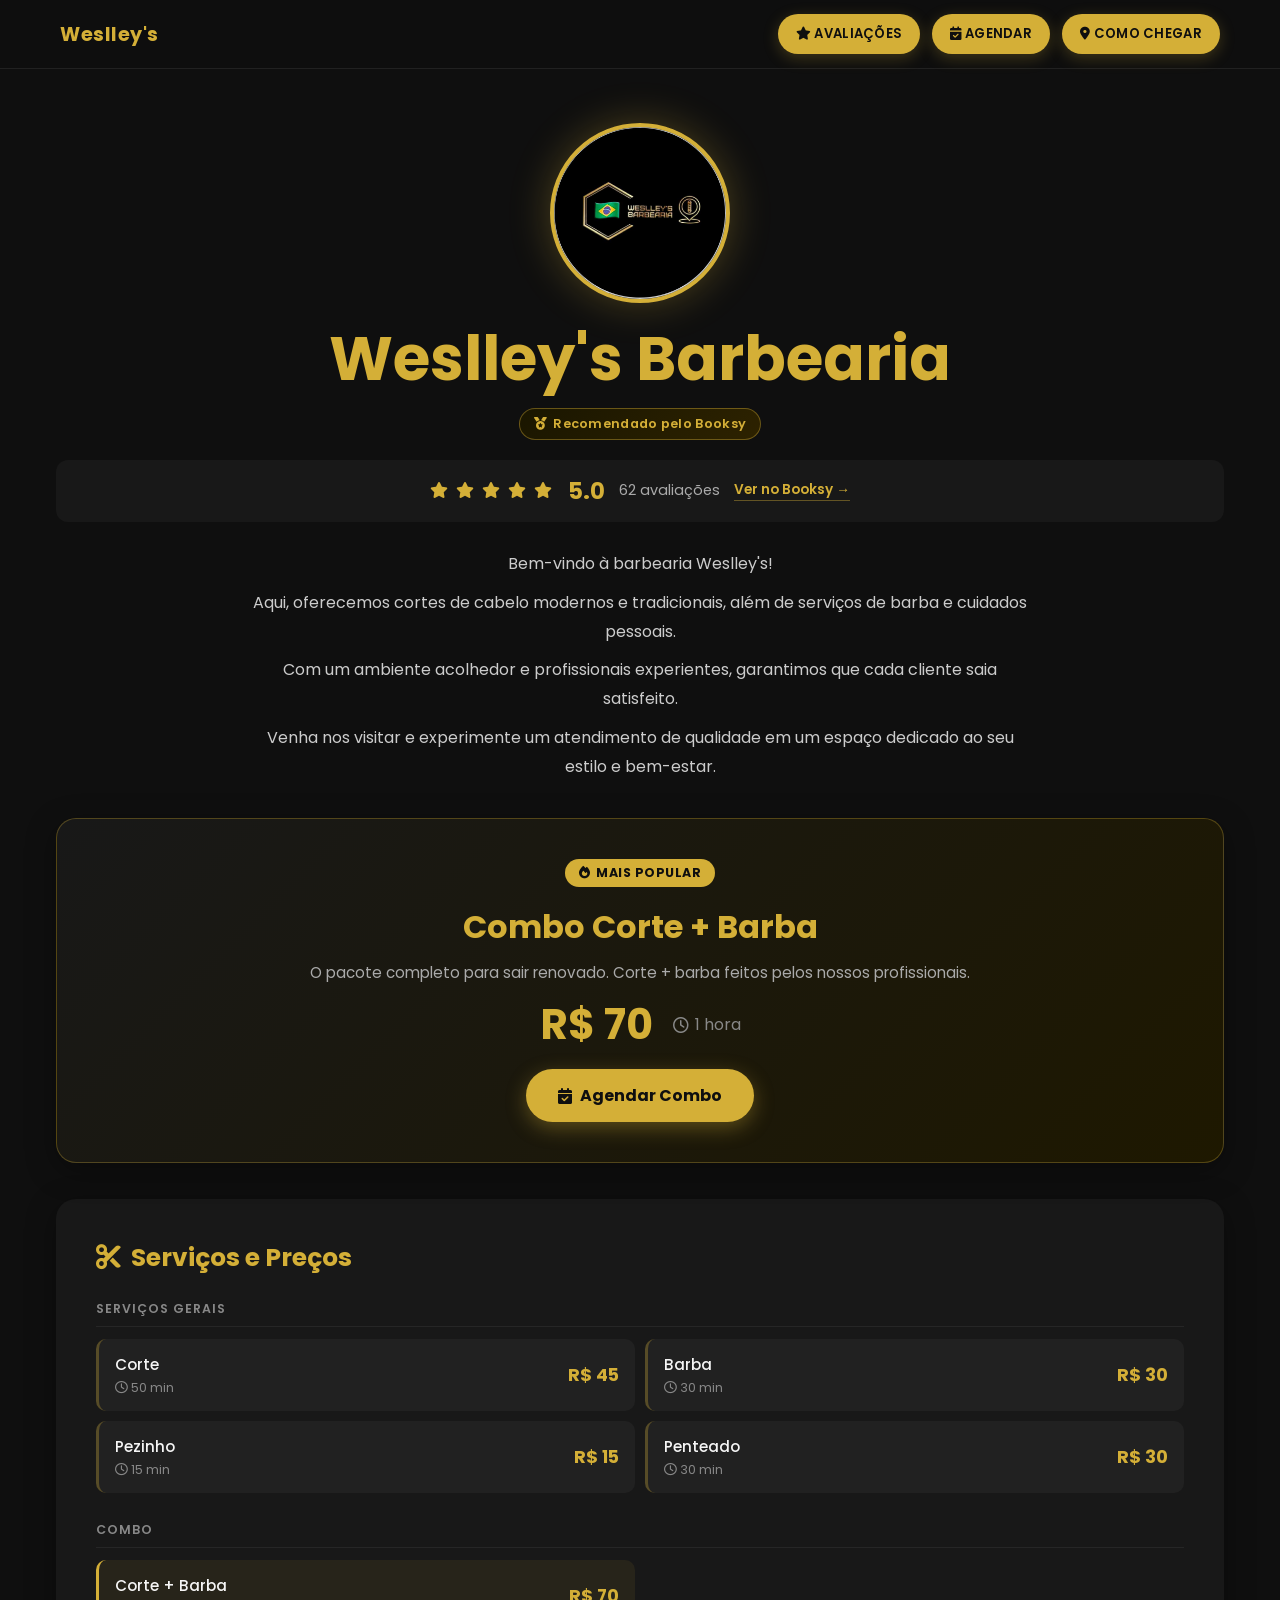
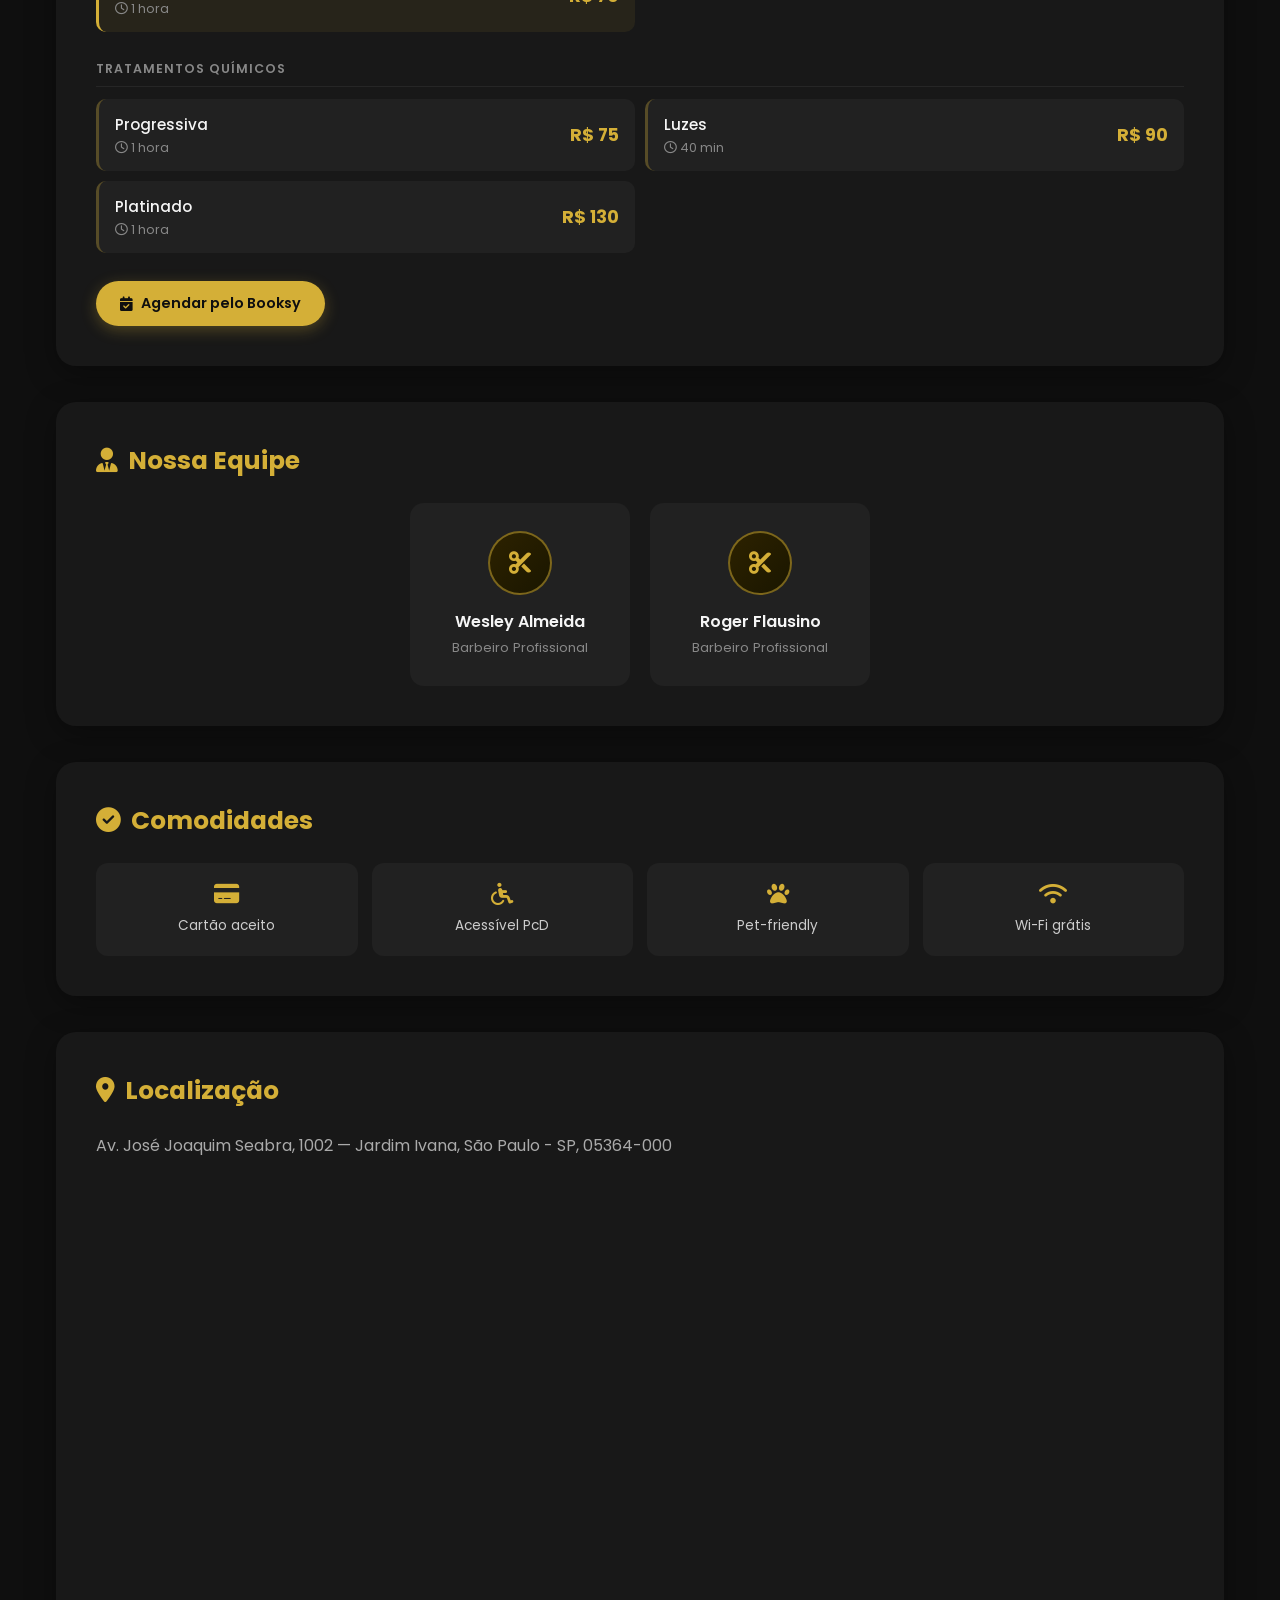
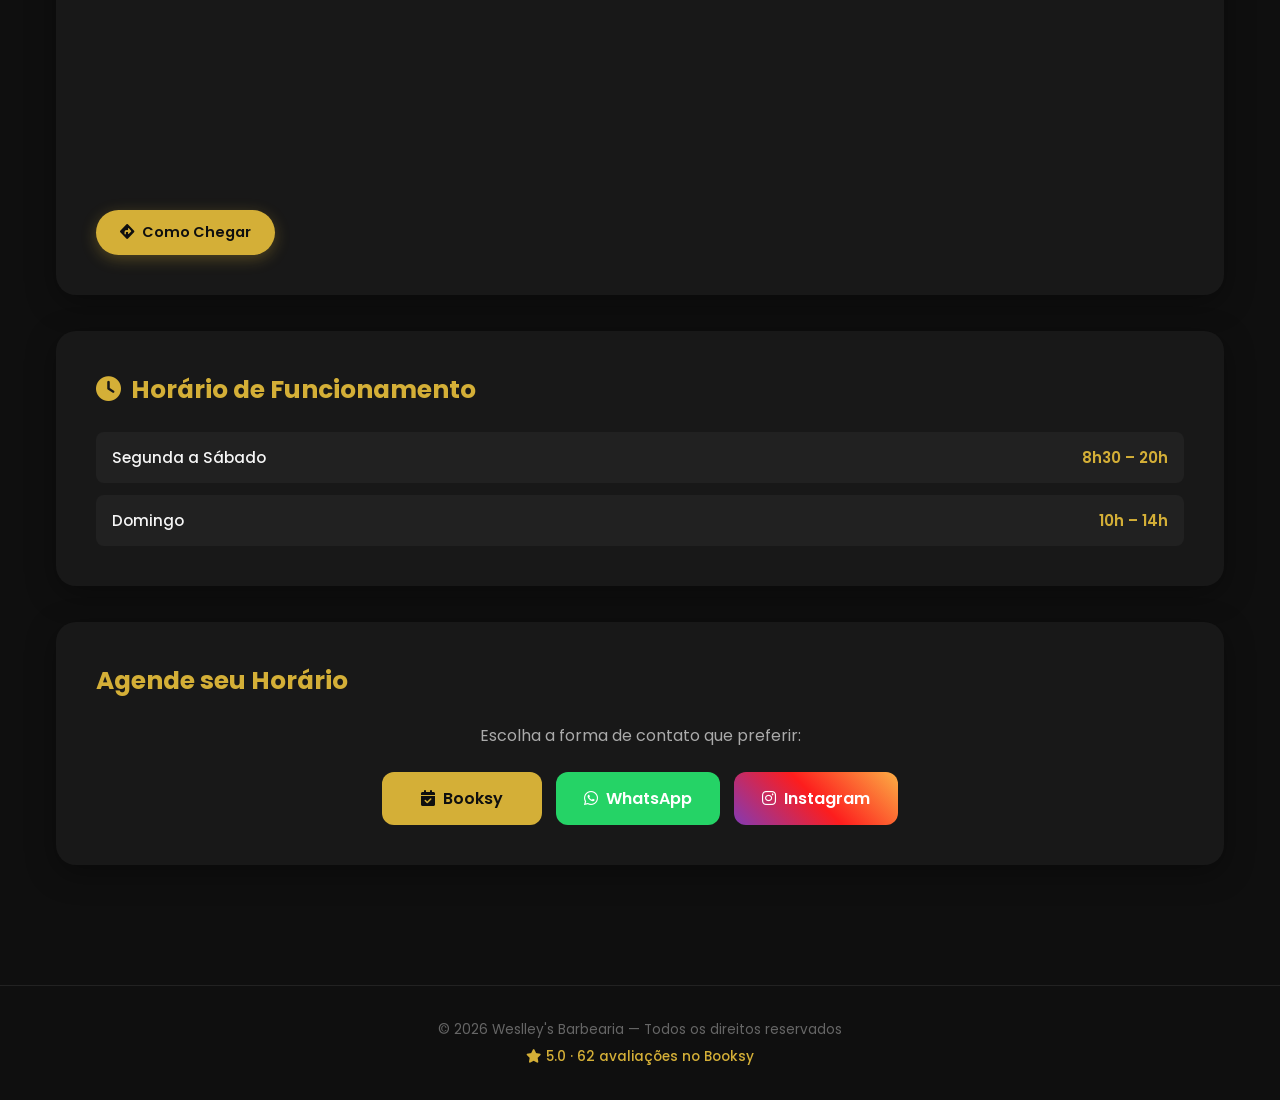
<file: index.html>
<!DOCTYPE html>
<html lang="pt-BR">
<head>
  <meta charset="UTF-8" />
  <meta name="viewport" content="width=device-width, initial-scale=1.0" />
  <meta name="description" content="Weslley's Barbearia — Nota 5.0 no Booksy. Cortes modernos e tradicionais em São Paulo. Agende pelo Booksy ou WhatsApp." />
  <title>Weslley's Barbearia</title>

  <link rel="stylesheet" href="assets/css/style.css" />
  <link rel="stylesheet" href="https://cdnjs.cloudflare.com/ajax/libs/font-awesome/6.5.2/css/all.min.css" />
  <link rel="preconnect" href="https://fonts.googleapis.com" />
  <link rel="preconnect" href="https://fonts.gstatic.com" crossorigin />
  <link href="https://fonts.googleapis.com/css2?family=Poppins:wght@300;400;500;600;700&display=swap" rel="stylesheet" />
</head>
<body>

  <!-- ===== NAV ===== -->
  <nav id="navbar">
    <div class="nav-inner">
      <span class="nav-brand">Weslley's</span>

      <button class="hamburger" id="hamburger" aria-label="Abrir menu" aria-expanded="false" aria-controls="nav-menu">
        <span></span><span></span><span></span>
      </button>

      <ul class="nav-menu" id="nav-menu">
        <li>
          <a href="https://booksy.com/pt-br/367630_weslleys-barbearia_barbearias_1047773_sao-paulo#reviews-section"
             target="_blank" rel="noopener" class="btn-menu-booksy">
            <i class="fa-solid fa-star"></i> Avaliações
          </a>
        </li>
        <li>
          <a href="https://booksy.com/pt-br/instant-experiences/widget/367630?utm_source=ig&utm_medium=social&utm_content=link_in_bio"
             target="_blank" rel="noopener" class="btn-menu-booksy">
            <i class="fa-solid fa-calendar-check"></i> Agendar
          </a>
        </li>
        <li>
          <a href="https://www.google.com/maps/place/Av.+Jos%C3%A9+Joaquim+Seabra,+1002"
             target="_blank" rel="noopener" class="btn-menu-booksy">
            <i class="fa-solid fa-location-dot"></i> Como Chegar
          </a>
        </li>
      </ul>
    </div>
  </nav>

  <!-- ===== MAIN ===== -->
  <main>

    <!-- HERO -->
    <section class="hero">
      <div class="center">
        <img src="assets/img/img.png" alt="Logo Weslley's Barbearia" />
      </div>

      <div class="nome">
        <h1>Weslley's Barbearia</h1>
        <div class="badges-hero">
          <span class="badge-booksy">
            <i class="fa-solid fa-medal"></i> Recomendado pelo Booksy
          </span>
        </div>
      </div>

      <!-- RATING BAR -->
      <div class="rating-bar">
        <div class="rating-stars">
          <i class="fa-solid fa-star"></i>
          <i class="fa-solid fa-star"></i>
          <i class="fa-solid fa-star"></i>
          <i class="fa-solid fa-star"></i>
          <i class="fa-solid fa-star"></i>
        </div>
        <span class="rating-score">5.0</span>
        <span class="rating-count">62 avaliações</span>
        <a href="https://booksy.com/pt-br/367630_weslleys-barbearia_barbearias_1047773_sao-paulo#reviews-section"
           target="_blank" rel="noopener" class="rating-link">Ver no Booksy →</a>
      </div>

      <div class="boasvindas">
        <p>Bem-vindo à barbearia Weslley's!</p>
        <p>Aqui, oferecemos cortes de cabelo modernos e tradicionais, além de serviços de barba e cuidados pessoais.</p>
        <p>Com um ambiente acolhedor e profissionais experientes, garantimos que cada cliente saia satisfeito.</p>
        <p>Venha nos visitar e experimente um atendimento de qualidade em um espaço dedicado ao seu estilo e bem-estar.</p>
      </div>
    </section>

    <!-- DESTAQUE: COMBO -->
    <section class="card combo-destaque">
      <div class="combo-label">
        <i class="fa-solid fa-fire"></i> Mais Popular
      </div>
      <h2>Combo Corte + Barba</h2>
      <p class="combo-desc">O pacote completo para sair renovado. Corte + barba feitos pelos nossos profissionais.</p>
      <div class="combo-info">
        <span class="combo-preco">R$ 70</span>
        <span class="combo-duracao"><i class="fa-regular fa-clock"></i> 1 hora</span>
      </div>
      <a href="https://booksy.com/pt-br/instant-experiences/widget/367630?utm_source=ig&utm_medium=social&utm_content=link_in_bio"
         target="_blank" rel="noopener" class="btn-agendar-combo">
        <i class="fa-solid fa-calendar-check"></i> Agendar Combo
      </a>
    </section>

    <!-- TABELA DE SERVIÇOS E PREÇOS -->
    <section class="card servicos">
      <h2><i class="fa-solid fa-scissors"></i> Serviços e Preços</h2>

      <div class="servicos-grupo">
        <h3 class="grupo-titulo">Serviços Gerais</h3>
        <div class="servicos-grid">
          <div class="servico-item">
            <div class="servico-info">
              <span class="servico-nome">Corte</span>
              <span class="servico-duracao"><i class="fa-regular fa-clock"></i> 50 min</span>
            </div>
            <span class="servico-preco">R$ 45</span>
          </div>
          <div class="servico-item">
            <div class="servico-info">
              <span class="servico-nome">Barba</span>
              <span class="servico-duracao"><i class="fa-regular fa-clock"></i> 30 min</span>
            </div>
            <span class="servico-preco">R$ 30</span>
          </div>
          <div class="servico-item">
            <div class="servico-info">
              <span class="servico-nome">Pezinho</span>
              <span class="servico-duracao"><i class="fa-regular fa-clock"></i> 15 min</span>
            </div>
            <span class="servico-preco">R$ 15</span>
          </div>
          <div class="servico-item">
            <div class="servico-info">
              <span class="servico-nome">Penteado</span>
              <span class="servico-duracao"><i class="fa-regular fa-clock"></i> 30 min</span>
            </div>
            <span class="servico-preco">R$ 30</span>
          </div>
        </div>
      </div>

      <div class="servicos-grupo">
        <h3 class="grupo-titulo">Combo</h3>
        <div class="servicos-grid">
          <div class="servico-item destaque">
            <div class="servico-info">
              <span class="servico-nome">Corte + Barba</span>
              <span class="servico-duracao"><i class="fa-regular fa-clock"></i> 1 hora</span>
            </div>
            <span class="servico-preco">R$ 70</span>
          </div>
        </div>
      </div>

      <div class="servicos-grupo">
        <h3 class="grupo-titulo">Tratamentos Químicos</h3>
        <div class="servicos-grid">
          <div class="servico-item">
            <div class="servico-info">
              <span class="servico-nome">Progressiva</span>
              <span class="servico-duracao"><i class="fa-regular fa-clock"></i> 1 hora</span>
            </div>
            <span class="servico-preco">R$ 75</span>
          </div>
          <div class="servico-item">
            <div class="servico-info">
              <span class="servico-nome">Luzes</span>
              <span class="servico-duracao"><i class="fa-regular fa-clock"></i> 40 min</span>
            </div>
            <span class="servico-preco">R$ 90</span>
          </div>
          <div class="servico-item">
            <div class="servico-info">
              <span class="servico-nome">Platinado</span>
              <span class="servico-duracao"><i class="fa-regular fa-clock"></i> 1 hora</span>
            </div>
            <span class="servico-preco">R$ 130</span>
          </div>
        </div>
      </div>

      <a href="https://booksy.com/pt-br/instant-experiences/widget/367630?utm_source=ig&utm_medium=social&utm_content=link_in_bio"
         target="_blank" rel="noopener" class="btn-ver-booksy">
        <i class="fa-solid fa-calendar-check"></i> Agendar pelo Booksy
      </a>
    </section>

    <!-- EQUIPE -->
    <section class="card equipe">
      <h2><i class="fa-solid fa-user-tie"></i> Nossa Equipe</h2>
      <div class="equipe-grid">
        <div class="membro">
          <div class="membro-avatar">
            <i class="fa-solid fa-scissors"></i>
          </div>
          <h3>Wesley Almeida</h3>
          <p>Barbeiro Profissional</p>
        </div>
        <div class="membro">
          <div class="membro-avatar">
            <i class="fa-solid fa-scissors"></i>
          </div>
          <h3>Roger Flausino</h3>
          <p>Barbeiro Profissional</p>
        </div>
      </div>
    </section>

    <!-- COMODIDADES -->
    <section class="card comodidades">
      <h2><i class="fa-solid fa-circle-check"></i> Comodidades</h2>
      <div class="comodidades-grid">
        <div class="comodidade-item">
          <i class="fa-solid fa-credit-card"></i>
          <span>Cartão aceito</span>
        </div>
        <div class="comodidade-item">
          <i class="fa-solid fa-wheelchair"></i>
          <span>Acessível PcD</span>
        </div>
        <div class="comodidade-item">
          <i class="fa-solid fa-paw"></i>
          <span>Pet-friendly</span>
        </div>
        <div class="comodidade-item">
          <i class="fa-solid fa-wifi"></i>
          <span>Wi-Fi grátis</span>
        </div>
      </div>
    </section>

    <!-- LOCALIZAÇÃO -->
    <section class="card endereco">
      <h2><i class="fa-solid fa-location-dot"></i> Localização</h2>
      <p>Av. José Joaquim Seabra, 1002 — Jardim Ivana, São Paulo - SP, 05364-000</p>

      <div class="map-wrapper">
        <iframe
          src="https://www.google.com/maps?q=Av.+Jos%C3%A9+Joaquim+Seabra,+1002,+S%C3%A3o+Paulo&output=embed"
          title="Localização Weslley's Barbearia"
          allowfullscreen
          loading="lazy">
        </iframe>
      </div>

      <a href="https://www.google.com/maps/search/?api=1&query=Av.+José+Joaquim+Seabra,+1002"
         target="_blank" rel="noopener" class="btn-mapa">
        <i class="fa-solid fa-diamond-turn-right"></i> Como Chegar
      </a>
    </section>

    <!-- HORÁRIOS -->
    <section class="card funcionamento">
      <h2><i class="fa-solid fa-clock"></i> Horário de Funcionamento</h2>
      <ul>
        <li><span>Segunda a Sábado</span><span>8h30 – 20h</span></li>
        <li><span>Domingo</span><span>10h – 14h</span></li>
      </ul>
    </section>

    <!-- AGENDAMENTO -->
    <section class="card agendamento">
      <h2>Agende seu Horário</h2>
      <p>Escolha a forma de contato que preferir:</p>

      <div class="botoes-agendamento">
        <a href="https://booksy.com/pt-br/367630_weslleys-barbearia_barbearias_1047773_sao-paulo"
           target="_blank" rel="noopener" class="btn-booksy">
          <i class="fa-solid fa-calendar-check"></i> Booksy
        </a>
        <a href="https://wa.me/5511982858333?text=Ol%C3%A1!%20Gostaria%20de%20agendar%20um%20hor%C3%A1rio%20na%20Weslley%27s%20Barbearia."
           target="_blank" rel="noopener" class="btn-whatsapp">
          <i class="fa-brands fa-whatsapp"></i> WhatsApp
        </a>
        <a href="https://www.instagram.com/weslleys_barbearia"
           target="_blank" rel="noopener" class="btn-instagram">
          <i class="fa-brands fa-instagram"></i> Instagram
        </a>
      </div>
    </section>

  </main>

  <!-- FOOTER -->
  <footer>
    <p>© 2026 Weslley's Barbearia — Todos os direitos reservados</p>
    <p class="footer-sub">
      <a href="https://booksy.com/pt-br/367630_weslleys-barbearia_barbearias_1047773_sao-paulo"
         target="_blank" rel="noopener">
        <i class="fa-solid fa-star"></i> 5.0 · 62 avaliações no Booksy
      </a>
    </p>
  </footer>

  <script src="assets/js/main.js" defer></script>

</body>
</html>
</file>
<file: assets/css/style.css>
/* ===== RESET & BASE ===== */

*, *::before, *::after {
  box-sizing: border-box;
  margin: 0;
  padding: 0;
}

body {
  background-color: #0f0f0f;
  color: #f5f5f5;
  font-family: 'Poppins', sans-serif;
  overflow-x: hidden;
}

img {
  display: block;
  max-width: 100%;
}

a { text-decoration: none; }

/* ===== NAV ===== */

nav {
  background-color: rgba(15, 15, 15, 0.95);
  backdrop-filter: blur(10px);
  -webkit-backdrop-filter: blur(10px);
  border-bottom: 1px solid rgba(255, 255, 255, 0.08);
  position: sticky;
  top: 0;
  z-index: 100;
}

.nav-inner {
  display: flex;
  align-items: center;
  justify-content: space-between;
  max-width: 1200px;
  margin: 0 auto;
  padding: 14px 20px;
}

.nav-brand {
  color: #d4af37;
  font-weight: 700;
  font-size: 1.2rem;
  letter-spacing: 0.5px;
}

.hamburger {
  display: flex;
  flex-direction: column;
  justify-content: space-between;
  width: 28px;
  height: 20px;
  background: none;
  border: none;
  cursor: pointer;
  padding: 0;
  flex-shrink: 0;
}

.hamburger span {
  display: block;
  height: 2px;
  width: 100%;
  background-color: #d4af37;
  border-radius: 2px;
  transition: transform 0.3s ease, opacity 0.3s ease;
}

.hamburger.open span:nth-child(1) { transform: translateY(9px) rotate(45deg); }
.hamburger.open span:nth-child(2) { opacity: 0; }
.hamburger.open span:nth-child(3) { transform: translateY(-9px) rotate(-45deg); }

.nav-menu {
  display: none;
  flex-direction: column;
  gap: 10px;
  list-style: none;
  position: absolute;
  top: 100%;
  left: 0;
  right: 0;
  background-color: rgba(15, 15, 15, 0.98);
  padding: 20px;
  border-bottom: 1px solid rgba(255, 255, 255, 0.08);
}

.nav-menu.open { display: flex; }

.nav-menu li { width: 100%; }

.nav-menu .btn-menu-booksy {
  display: block;
  text-align: center;
  width: 100%;
}

@media (min-width: 768px) {
  .hamburger { display: none; }

  .nav-menu {
    display: flex;
    flex-direction: row;
    position: static;
    background: none;
    padding: 0;
    border: none;
    gap: 12px;
  }

  .nav-menu li { width: auto; }
  .nav-menu .btn-menu-booksy { display: inline-block; width: auto; }
}

nav a { color: #f5f5f5; transition: color 0.3s; }
nav a:hover { color: #d4af37; }

.btn-menu-booksy {
  background-color: #d4af37;
  color: #0f0f0f !important;
  padding: 10px 18px;
  border-radius: 30px;
  font-weight: 600;
  font-size: 0.82rem;
  text-transform: uppercase;
  letter-spacing: 0.3px;
  box-shadow: 0 4px 15px rgba(212, 175, 55, 0.25);
  transition: background-color 0.3s, transform 0.3s;
}

.btn-menu-booksy:hover {
  background-color: #e5c158;
  transform: translateY(-2px);
}

/* ===== MAIN ===== */

main {
  max-width: 1200px;
  margin: 0 auto;
  padding: 20px 16px 60px;
}

/* ===== HERO ===== */

.hero { padding-top: 10px; }

.center {
  display: flex;
  justify-content: center;
  margin-top: 24px;
}

.center img {
  width: 140px;
  height: 140px;
  border-radius: 50%;
  border: 4px solid #d4af37;
  object-fit: cover;
  box-shadow: 0 0 40px rgba(212, 175, 55, 0.3);
}

@media (min-width: 480px)  { .center img { width: 160px; height: 160px; } }
@media (min-width: 768px)  { .center img { width: 180px; height: 180px; } }

.nome {
  text-align: center;
  margin-top: 20px;
  padding: 0 8px;
}

.nome h1 {
  font-size: clamp(1.8rem, 6vw, 3.8rem);
  font-weight: 700;
  color: #d4af37;
  line-height: 1.2;
}

.badges-hero {
  display: flex;
  justify-content: center;
  margin-top: 12px;
}

.badge-booksy {
  display: inline-flex;
  align-items: center;
  gap: 6px;
  background: linear-gradient(135deg, #1a1600, #2d2200);
  border: 1px solid rgba(212, 175, 55, 0.4);
  color: #d4af37;
  font-size: 0.8rem;
  font-weight: 600;
  padding: 6px 14px;
  border-radius: 20px;
  letter-spacing: 0.3px;
}

/* ===== RATING BAR ===== */

.rating-bar {
  display: flex;
  align-items: center;
  justify-content: center;
  flex-wrap: wrap;
  gap: 8px 14px;
  margin-top: 20px;
  background-color: #181818;
  border-radius: 12px;
  padding: 14px 20px;
}

.rating-stars { color: #d4af37; font-size: 1rem; letter-spacing: 2px; }

.rating-score {
  font-size: 1.4rem;
  font-weight: 700;
  color: #d4af37;
}

.rating-count { color: #aaa; font-size: 0.9rem; }

.rating-link {
  color: #d4af37;
  font-size: 0.85rem;
  font-weight: 600;
  border-bottom: 1px solid rgba(212, 175, 55, 0.4);
  transition: border-color 0.3s;
}

.rating-link:hover { border-color: #d4af37; }

/* ===== BOAS-VINDAS ===== */

.boasvindas {
  text-align: center;
  max-width: 800px;
  margin: 28px auto 0;
  line-height: 1.8;
  font-size: 0.95rem;
  padding: 0 4px;
  color: #ccc;
}

.boasvindas p + p { margin-top: 10px; }

@media (min-width: 768px) { .boasvindas { font-size: 1rem; } }

/* ===== CARDS (base) ===== */

.card {
  background-color: #181818;
  border-radius: 16px;
  padding: 28px 20px;
  margin-top: 28px;
  box-shadow: 0 8px 30px rgba(0, 0, 0, 0.35);
}

@media (min-width: 768px) {
  .card { border-radius: 20px; padding: 40px; margin-top: 36px; }
}

.card > h2 {
  color: #d4af37;
  font-size: clamp(1.15rem, 3.5vw, 1.55rem);
  margin-bottom: 24px;
  display: flex;
  align-items: center;
  gap: 10px;
}

/* ===== COMBO DESTAQUE ===== */

.combo-destaque {
  position: relative;
  border: 1px solid rgba(212, 175, 55, 0.3);
  background: linear-gradient(135deg, #181818, #1e1800);
  text-align: center;
  overflow: hidden;
}

.combo-label {
  display: inline-flex;
  align-items: center;
  gap: 6px;
  background-color: #d4af37;
  color: #0f0f0f;
  font-size: 0.78rem;
  font-weight: 700;
  text-transform: uppercase;
  letter-spacing: 0.5px;
  padding: 5px 14px;
  border-radius: 20px;
  margin-bottom: 16px;
}

.combo-destaque h2 {
  color: #d4af37;
  font-size: clamp(1.4rem, 4vw, 2rem);
  justify-content: center;
  margin-bottom: 10px;
}

.combo-desc { color: #aaa; font-size: 0.95rem; margin-bottom: 20px; }

.combo-info {
  display: flex;
  align-items: center;
  justify-content: center;
  gap: 20px;
  margin-bottom: 24px;
  flex-wrap: wrap;
}

.combo-preco {
  font-size: 2.6rem;
  font-weight: 700;
  color: #d4af37;
  line-height: 1;
}

.combo-duracao {
  font-size: 1rem;
  color: #888;
  display: flex;
  align-items: center;
  gap: 6px;
}

.btn-agendar-combo {
  display: inline-flex;
  align-items: center;
  gap: 8px;
  background-color: #d4af37;
  color: #0f0f0f;
  font-weight: 700;
  font-size: 1rem;
  padding: 14px 32px;
  border-radius: 30px;
  box-shadow: 0 6px 20px rgba(212, 175, 55, 0.35);
  transition: background-color 0.3s, transform 0.3s;
}

.btn-agendar-combo:hover {
  background-color: #e5c158;
  transform: translateY(-2px);
}

/* ===== SERVIÇOS E PREÇOS ===== */

.servicos-grupo { margin-bottom: 28px; }
.servicos-grupo:last-of-type { margin-bottom: 0; }

.grupo-titulo {
  font-size: 0.78rem;
  font-weight: 600;
  text-transform: uppercase;
  letter-spacing: 1px;
  color: #888;
  margin-bottom: 12px;
  padding-bottom: 8px;
  border-bottom: 1px solid rgba(255, 255, 255, 0.06);
}

.servicos-grid {
  display: flex;
  flex-direction: column;
  gap: 10px;
}

.servico-item {
  display: flex;
  justify-content: space-between;
  align-items: center;
  padding: 14px 16px;
  background-color: rgba(255, 255, 255, 0.04);
  border-radius: 10px;
  border-left: 3px solid rgba(212, 175, 55, 0.3);
  transition: background-color 0.2s;
}

.servico-item:hover { background-color: rgba(212, 175, 55, 0.06); }

.servico-item.destaque {
  border-left-color: #d4af37;
  background-color: rgba(212, 175, 55, 0.08);
}

.servico-info {
  display: flex;
  flex-direction: column;
  gap: 3px;
}

.servico-nome {
  font-weight: 500;
  font-size: 0.95rem;
}

.servico-duracao {
  font-size: 0.78rem;
  color: #888;
  display: flex;
  align-items: center;
  gap: 4px;
}

.servico-preco {
  font-size: 1.1rem;
  font-weight: 700;
  color: #d4af37;
  white-space: nowrap;
}

.btn-ver-booksy {
  display: inline-flex;
  align-items: center;
  gap: 8px;
  margin-top: 28px;
  background-color: #d4af37;
  color: #0f0f0f;
  font-weight: 600;
  font-size: 0.9rem;
  padding: 12px 24px;
  border-radius: 30px;
  box-shadow: 0 4px 15px rgba(212, 175, 55, 0.3);
  transition: background-color 0.3s, transform 0.3s;
}

.btn-ver-booksy:hover { background-color: #e5c158; transform: translateY(-2px); }

@media (min-width: 600px) {
  .servicos-grid { display: grid; grid-template-columns: 1fr 1fr; }
}

/* ===== EQUIPE ===== */

.equipe-grid {
  display: flex;
  flex-wrap: wrap;
  gap: 20px;
  justify-content: center;
}

.membro {
  background-color: rgba(255, 255, 255, 0.04);
  border-radius: 14px;
  padding: 28px 20px;
  text-align: center;
  flex: 1 1 160px;
  max-width: 220px;
  transition: background-color 0.2s;
}

.membro:hover { background-color: rgba(212, 175, 55, 0.06); }

.membro-avatar {
  width: 64px;
  height: 64px;
  border-radius: 50%;
  background: linear-gradient(135deg, #2d2200, #1a1600);
  border: 2px solid rgba(212, 175, 55, 0.5);
  display: flex;
  align-items: center;
  justify-content: center;
  margin: 0 auto 14px;
  font-size: 1.4rem;
  color: #d4af37;
}

.membro h3 { font-size: 1rem; font-weight: 600; margin-bottom: 4px; }
.membro p  { font-size: 0.82rem; color: #888; }

/* ===== COMODIDADES ===== */

.comodidades-grid {
  display: grid;
  grid-template-columns: 1fr 1fr;
  gap: 14px;
}

@media (min-width: 600px) {
  .comodidades-grid { grid-template-columns: repeat(4, 1fr); }
}

.comodidade-item {
  display: flex;
  flex-direction: column;
  align-items: center;
  gap: 10px;
  padding: 20px 12px;
  background-color: rgba(255, 255, 255, 0.04);
  border-radius: 12px;
  text-align: center;
  font-size: 0.85rem;
  color: #ccc;
  transition: background-color 0.2s;
}

.comodidade-item:hover { background-color: rgba(212, 175, 55, 0.06); }

.comodidade-item i {
  font-size: 1.4rem;
  color: #d4af37;
}

/* ===== MAPA ===== */

.endereco p { color: #aaa; margin-bottom: 4px; }

.map-wrapper {
  position: relative;
  width: 100%;
  padding-top: 56.25%;
  margin-top: 20px;
  border-radius: 14px;
  overflow: hidden;
}

.map-wrapper iframe {
  position: absolute;
  inset: 0;
  width: 100%;
  height: 100%;
  border: 0;
}

.btn-mapa {
  display: inline-flex;
  align-items: center;
  gap: 8px;
  margin-top: 20px;
  padding: 12px 24px;
  background-color: #d4af37;
  color: #0f0f0f;
  font-weight: 600;
  font-size: 0.9rem;
  border-radius: 30px;
  box-shadow: 0 4px 15px rgba(212, 175, 55, 0.3);
  transition: background-color 0.3s, transform 0.3s;
}

.btn-mapa:hover { background-color: #e5c158; transform: translateY(-2px); }

/* ===== HORÁRIOS ===== */

.funcionamento ul { list-style: none; display: flex; flex-direction: column; gap: 12px; }

.funcionamento li {
  display: flex;
  justify-content: space-between;
  align-items: center;
  font-size: 0.95rem;
  padding: 14px 16px;
  background-color: rgba(255, 255, 255, 0.04);
  border-radius: 8px;
  flex-wrap: wrap;
  gap: 6px;
}

.funcionamento li span:first-child { font-weight: 500; }
.funcionamento li span:last-child  { color: #d4af37; font-weight: 600; }

/* ===== AGENDAMENTO ===== */

.agendamento { text-align: center; }
.agendamento p { color: #aaa; margin-bottom: 4px; }

.botoes-agendamento {
  display: flex;
  flex-direction: column;
  align-items: center;
  gap: 14px;
  margin-top: 24px;
}

@media (min-width: 480px) {
  .botoes-agendamento { flex-direction: row; justify-content: center; flex-wrap: wrap; }
}

.botoes-agendamento a {
  display: inline-flex;
  align-items: center;
  justify-content: center;
  gap: 8px;
  padding: 14px 28px;
  border-radius: 12px;
  font-weight: 600;
  font-size: 1rem;
  min-width: 160px;
  transition: transform 0.3s, box-shadow 0.3s;
}

.botoes-agendamento a:hover {
  transform: translateY(-3px);
  box-shadow: 0 10px 20px rgba(0, 0, 0, 0.3);
}

.btn-booksy   { background-color: #d4af37; color: #0f0f0f; }
.btn-whatsapp { background-color: #25D366; color: #fff; }
.btn-instagram {
  background: linear-gradient(45deg, #833AB4, #FD1D1D, #FCAF45);
  color: #fff;
}

/* ===== FOOTER ===== */

footer {
  text-align: center;
  padding: 30px 16px;
  margin-top: 60px;
  border-top: 1px solid rgba(255, 255, 255, 0.08);
  color: #666;
  font-size: 0.85rem;
  line-height: 2;
}

.footer-sub a {
  color: #d4af37;
  font-weight: 500;
  display: inline-flex;
  align-items: center;
  gap: 5px;
  transition: color 0.3s;
}

.footer-sub a:hover { color: #e5c158; }
</file>
